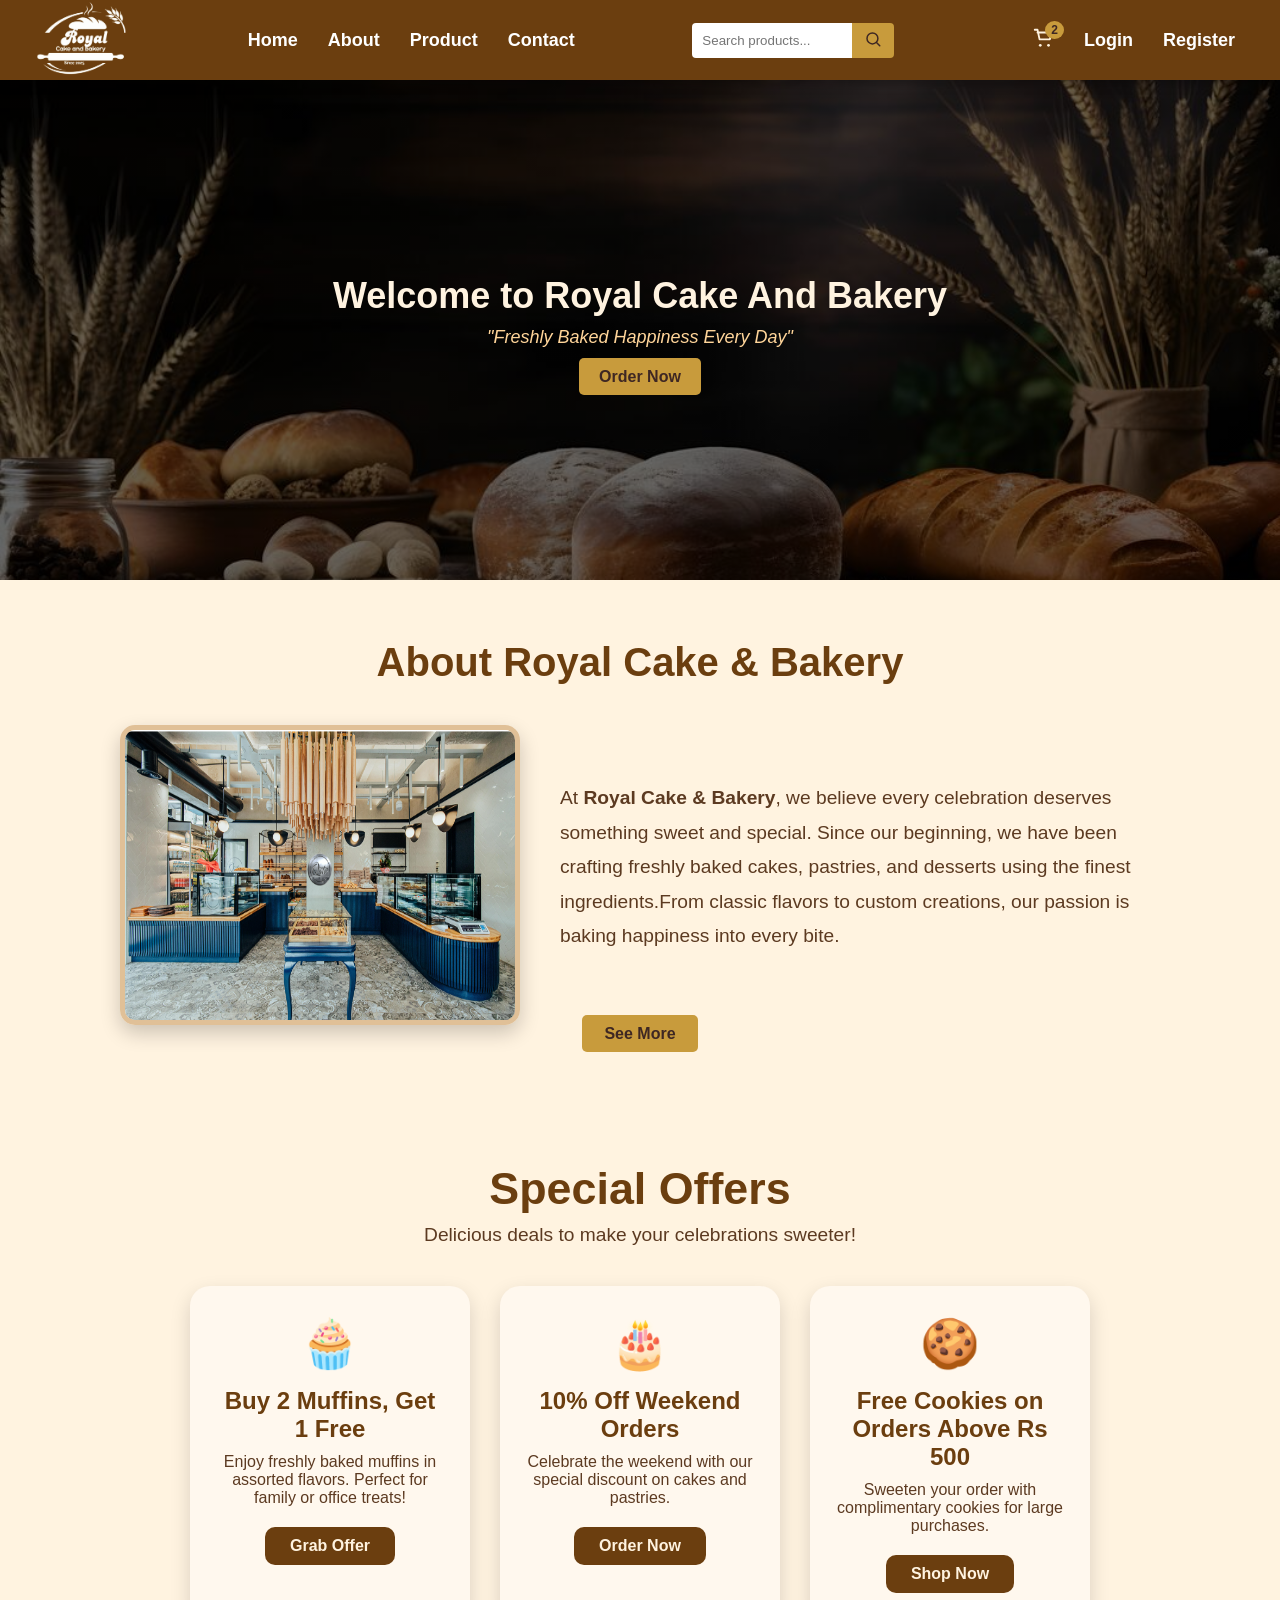
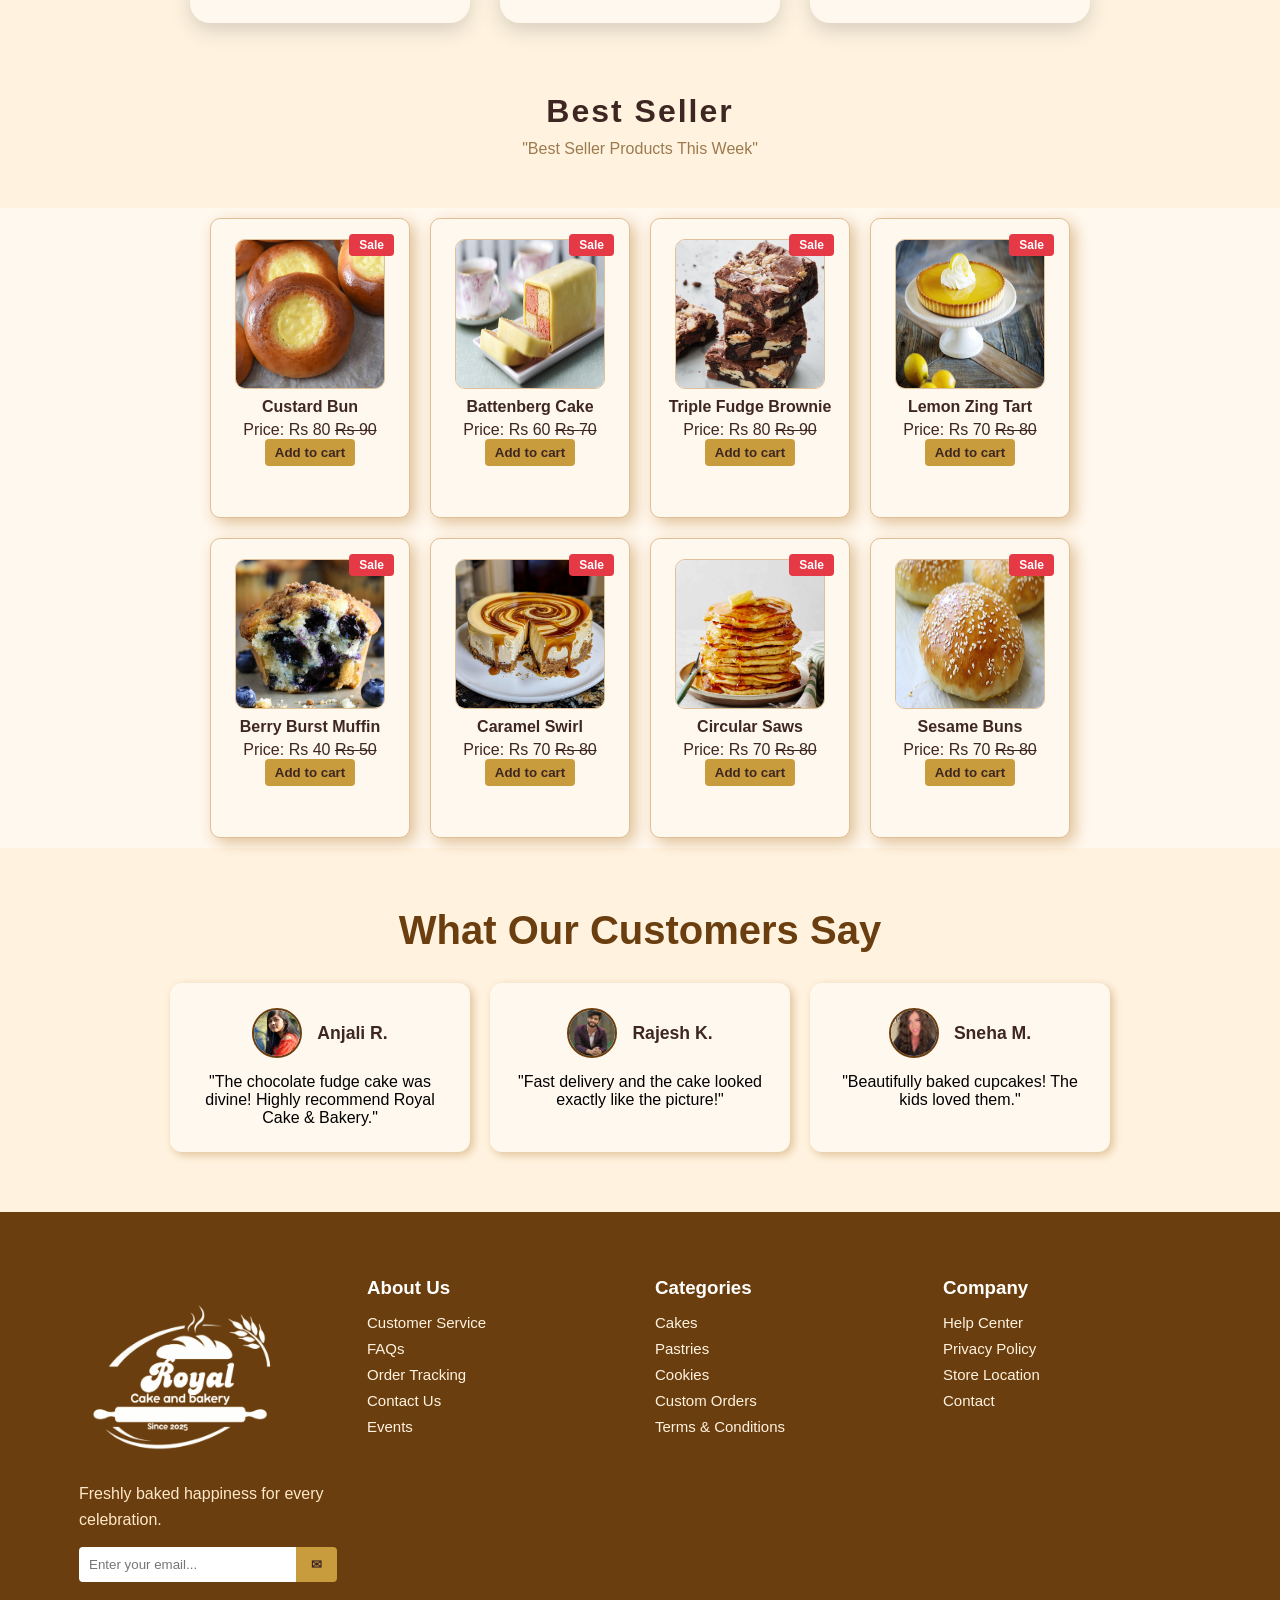
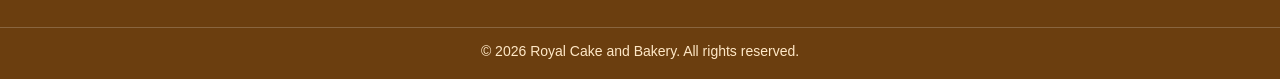
<file: index.html>
<!DOCTYPE html>
<html>
    <head>
        <title>Royal Bakes</title>
        <link rel="shortcut icon" href="./images/fabicon.png" type="image/x-icon">
        <link rel="stylesheet" href="style.css">
    </head>
    <body>
        <div id="nav_bar">
            <div id="logo">
                <img src="./images/logo.png">
            </div>
            <div id="nav">
                <a href="index.html">Home</a>
                <a href="about.html">About</a>
                <a href="product.html">Product</a>
                <a href="contact.html">Contact</a>
            </div>
            <div class="nav-search">
        <input type="text" placeholder="Search products...">
        <button>
              <svg xmlns="http://www.w3.org/2000/svg" width="18" height="18" fill="none" viewBox="0 0 24 24">
        <path d="M21 21l-4.35-4.35m1.85-5.4a7.25 7.25 0 11-14.5 0 7.25 7.25 0 0114.5 0z"
              stroke="#3E2723"
              stroke-width="2"
              stroke-linecap="round"
              stroke-linejoin="round"/>
    </svg>
        </button>
    </div>
            <div id="login_register">
                 <a href="cart.html" class="cart-icon">
                     <svg xmlns="http://www.w3.org/2000/svg" width="22" height="22" fill="none" viewBox="0 0 24 24">
        <path d="M6 6h15l-1.5 7.5H8.25L6 3H3"
              stroke="#FFF3E0"
              stroke-width="2"
              stroke-linecap="round"
              stroke-linejoin="round"/>
        <circle cx="9" cy="20" r="1.5" fill="#FFF3E0"/>
        <circle cx="18" cy="20" r="1.5" fill="#FFF3E0"/>
    </svg>
            <span class="cart-count">2</span>
        </a>
                <a href="login.html">Login</a>
                <a href="register.html">Register</a>
            </div>
        </div>
         <div class="hero-section">
            <div class="hero-content">
                <h1> Welcome to Royal Cake And Bakery</h1>
                <p><em>"Freshly Baked Happiness Every Day"</em></p>
                <a href="product.html" class="hero-btn">Order Now</a>
            </div>
        </div>

<!-- ===== ABOUT US SECTION ===== -->
<section class="aboutus">
    <h2>About Royal Cake & Bakery</h2>

    <div class="about-content">
        <img src="./images/bakery.png" alt="About Royal Bakery">

        <p>
            At <strong>Royal Cake & Bakery</strong>, we believe every celebration deserves
            something sweet and special. Since our beginning, we have been crafting
            freshly baked cakes, pastries, and desserts using the finest ingredients.From classic flavors to custom creations, our passion is baking happiness
            into every bite.
        </p>
    </div>
    <a href="about.html" class="about-btn">See More</a>
</section>

<!-- ===== SPECIAL OFFERS ===== -->
<section class="offers-section">
    <div class="offers-header">
        <h2>Special Offers</h2>
        <p>Delicious deals to make your celebrations sweeter!</p>
    </div>

    <div class="offers-container">

        <div class="offer-card">
            <div class="offer-icon">🧁</div>
            <h3>Buy 2 Muffins, Get 1 Free</h3>
            <p>Enjoy freshly baked muffins in assorted flavors. Perfect for family or office treats!</p>
            <a href="product.html" class="offer-btn">Grab Offer</a>
        </div>

        <div class="offer-card">
            <div class="offer-icon">🎂</div>
            <h3>10% Off Weekend Orders</h3>
            <p>Celebrate the weekend with our special discount on cakes and pastries.</p>
            <a href="product.html" class="offer-btn">Order Now</a>
        </div>

        <div class="offer-card">
            <div class="offer-icon">🍪</div>
            <h3>Free Cookies on Orders Above Rs 500</h3>
            <p>Sweeten your order with complimentary cookies for large purchases.</p>
            <a href="product.html" class="offer-btn">Shop Now</a>
        </div>

    </div>
</section>



<!-- ===== BEST SELLER SECTION ===== -->
<section class="best-seller-section">
    <h1 class="content_title">Best Seller</h1>
    <p id="product_p">"Best Seller Products This Week"</p>
</section>

<div class="container">
    <div class="product_container">

        <div class="product">
            <span class="sale-badge">Sale</span>
            <img src="./images/custardbun.jpg" alt="Custard Bun">
            <p class="product_description"><b>Custard Bun</b></p>
            <p class="product_price">Price: Rs 80 <del>Rs 90</del></p>
            <button class="add_to_cart">Add to cart</button>
        </div>

        <div class="product">
            <span class="sale-badge">Sale</span>
            <img src="./images/battenburg_cake.jpg" alt="battenburg_cake">
            <p class="product_description"><b>Battenberg Cake</b></p>
            <p class="product_price">Price: Rs 60 <del>Rs 70</del></p>
            <button class="add_to_cart">Add to cart</button>
        </div>

        <div class="product">
            <span class="sale-badge">Sale</span>
            <img src="./images/triple_fused_brownie.jpg" alt="Triple Fudge Brownie">
            <p class="product_description"><b>Triple Fudge Brownie</b></p>
            <p class="product_price">Price: Rs 80 <del>Rs 90</del></p>
            <button class="add_to_cart">Add to cart</button>
        </div>

        <div class="product">
            <span class="sale-badge">Sale</span>
            <img src="./images/lemontart.jpg" alt="Lemon Zing Tart">
            <p class="product_description"><b>Lemon Zing Tart</b></p>
            <p class="product_price">Price: Rs 70 <del>Rs 80</del></p>
            <button class="add_to_cart">Add to cart</button>
        </div>

        <div class="product">
            <span class="sale-badge">Sale</span>
            <img src="./images/berryburstmuffin.jpg" alt="Berry Burst Muffin">
            <p class="product_description"><b>Berry Burst Muffin</b></p>
            <p class="product_price">Price: Rs 40 <del>Rs 50</del></p>
            <button class="add_to_cart">Add to cart</button>
        </div>

        <div class="product">
            <span class="sale-badge">Sale</span>
            <img src="./images/caramelswirl.png" alt="Caramel Swirl">
            <p class="product_description"><b>Caramel Swirl</b></p>
            <p class="product_price">Price: Rs 70 <del>Rs 80</del></p>
            <button class="add_to_cart">Add to cart</button>
        </div>

        <div class="product">
            <span class="sale-badge">Sale</span>
            <img src="./images/circular-saws.jpg" alt="Circular Saws">
            <p class="product_description"><b>Circular Saws</b></p>
            <p class="product_price">Price: Rs 70 <del>Rs 80</del></p>
            <button class="add_to_cart">Add to cart</button>
        </div>

        <div class="product">
            <span class="sale-badge">Sale</span>
            <img src="./images/sesame-buns.jpg" alt="Sesame Buns">
            <p class="product_description"><b>Sesame Buns</b></p>
            <p class="product_price">Price: Rs 70 <del>Rs 80</del></p>
            <button class="add_to_cart">Add to cart</button>
        </div>

    </div>
</div>

<!-- ===== TESTIMONIALS ===== -->
<section class="testimonials">
    <h2>What Our Customers Say</h2>
    <div class="testimonial-container">

        <div class="testimonial-card">
            <div class="customer-info">
                <img src="./images/Anjali_R.jpg" alt="AnjaliR.">
                <h4>Anjali R.</h4>
            </div>
            <p>"The chocolate fudge cake was divine! Highly recommend Royal Cake & Bakery."</p>
        </div>

        <div class="testimonial-card">
            <div class="customer-info">
                <img src="./images/Rajesh.jpg" alt="Rajesh K.">
                <h4>Rajesh K.</h4>
            </div>
            <p>"Fast delivery and the cake looked exactly like the picture!"</p>
        </div>

        <div class="testimonial-card">
            <div class="customer-info">
                <img src="./images/Sneha.jpg" alt="Sneha M.">
                <h4>Sneha M.</h4>
            </div>
            <p>"Beautifully baked cupcakes! The kids loved them."</p>
        </div>

    </div>
</section>



    <footer class="footer">
    <div class="footer-container">

        <!-- Brand -->
        <div class="footer-box">
            <img src="./images/logo.png" alt="logo">
            <p>Freshly baked happiness for every celebration.</p>

            <form class="newsletter">
                <input type="email" placeholder="Enter your email..." required>
                <button type="submit">✉</button>
            </form>
        </div>

        <!-- About Us -->
        <div class="footer-box">
            <h3>About Us</h3>
            <ul>
                <li><a href="#">Customer Service</a></li>
                <li><a href="#">FAQs</a></li>
                <li><a href="#">Order Tracking</a></li>
                <li><a href="#">Contact Us</a></li>
                <li><a href="#">Events</a></li>
            </ul>
        </div>

        <!-- Categories -->
        <div class="footer-box">
            <h3>Categories</h3>
            <ul>
                <li><a href="#">Cakes</a></li>
                <li><a href="#">Pastries</a></li>
                <li><a href="#">Cookies</a></li>
                <li><a href="#">Custom Orders</a></li>
                <li><a href="#">Terms & Conditions</a></li>
            </ul>
        </div>

        <!-- Company -->
        <div class="footer-box">
            <h3>Company</h3>
            <ul>
                <li><a href="#">Help Center</a></li>
                <li><a href="#">Privacy Policy</a></li>
                <li><a href="#">Store Location</a></li>
                <li><a href="#">Contact</a></li>
            </ul>
        </div>

    </div>

    <div class="footer-bottom">
        <p>&copy; 2026 Royal Cake and Bakery. All rights reserved.</p>
    </div>
</footer>

    </body>
</html>
</file>
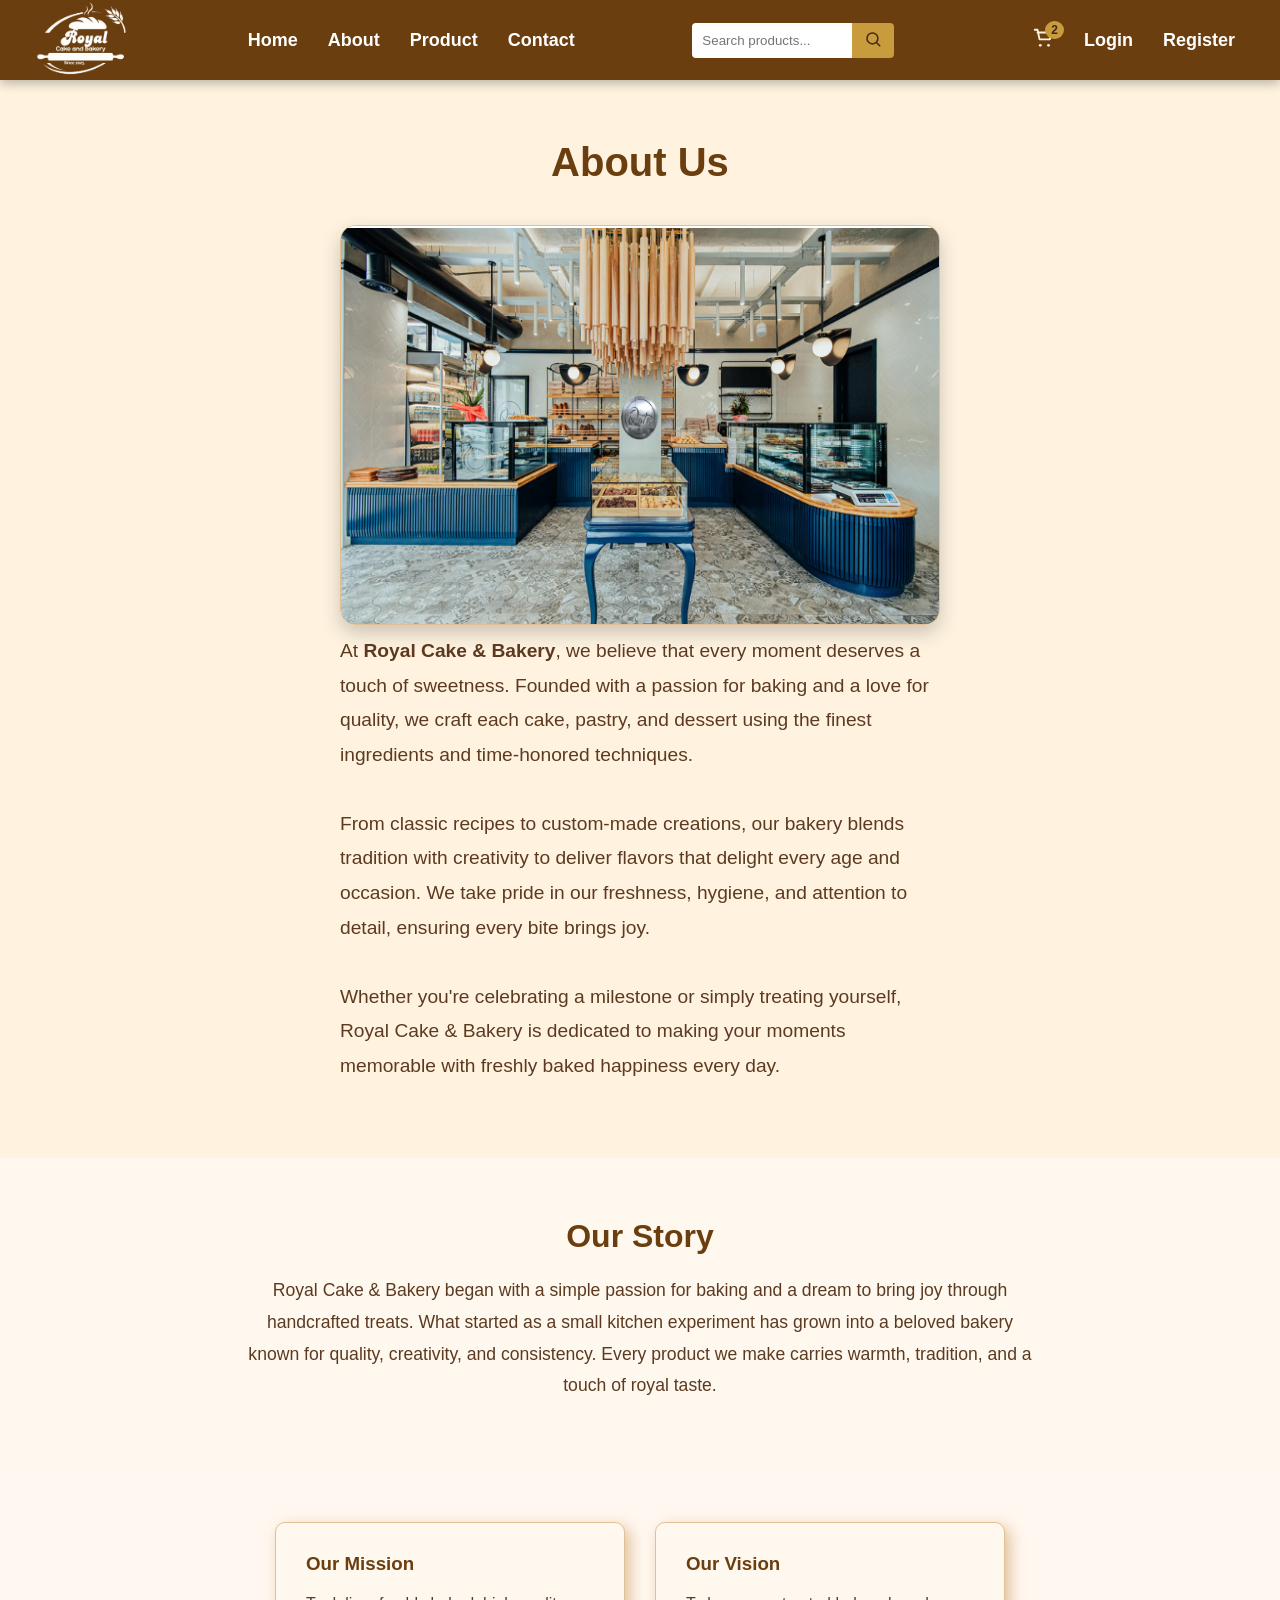
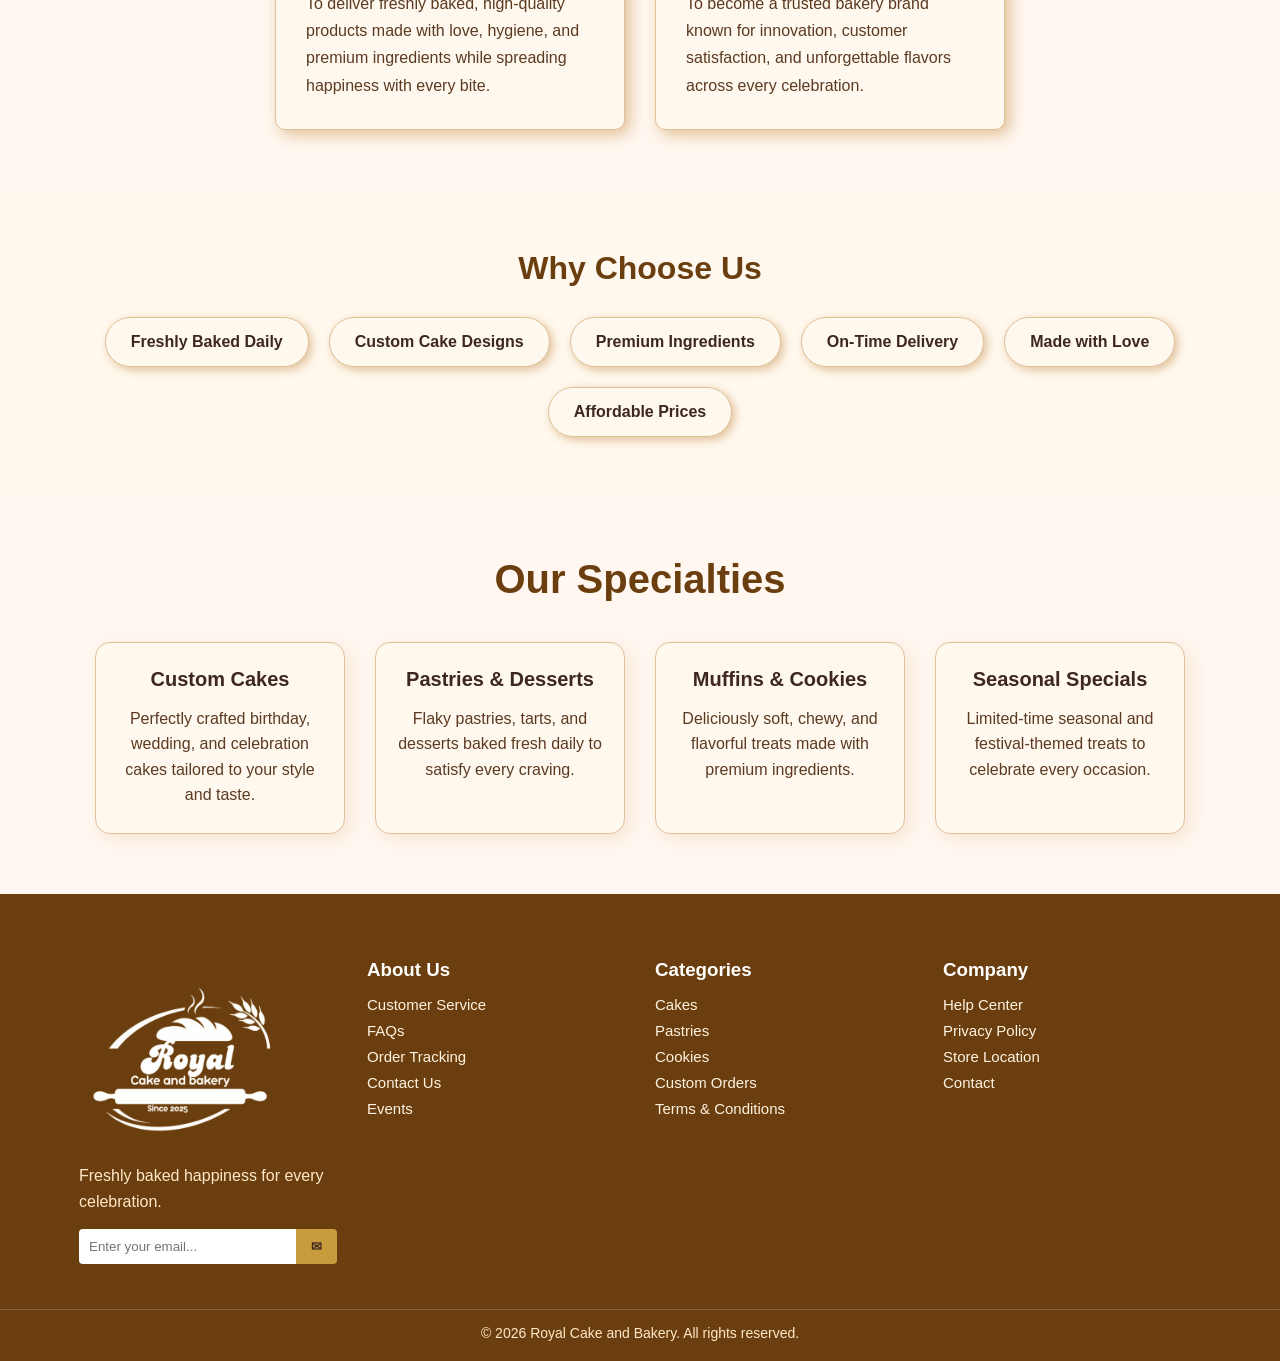
<file: about.html>
<!DOCTYPE html>
<html lang="en">
<head>
    <meta charset="UTF-8">
    <title>About Us | Royal Cake & Bakery</title>
    <link rel="shortcut icon" href="./images/fabicon.png" type="image/x-icon">
    <link rel="stylesheet" href="style.css">
</head>

<body>

<!-- ===== NAVBAR ===== -->
<div id="nav_bar">
    <div id="logo">
        <img src="./images/logo.png" alt="Royal Bakery Logo">
    </div>

    <div id="nav">
        <a href="index.html">Home</a>
        <a href="about.html">About</a>
        <a href="product.html">Product</a>
        <a href="contact.html">Contact</a>
    </div>

    <div class="nav-search">
        <input type="text" placeholder="Search products...">
        <button>
            <svg xmlns="http://www.w3.org/2000/svg" width="18" height="18" fill="none" viewBox="0 0 24 24">
                <path d="M21 21l-4.35-4.35m1.85-5.4a7.25 7.25 0 11-14.5 0 7.25 7.25 0 0114.5 0z"
                      stroke="#3E2723"
                      stroke-width="2"
                      stroke-linecap="round"
                      stroke-linejoin="round"/>
            </svg>
        </button>
    </div>

    <div id="login_register">
        <a href="cart.html" class="cart-icon">
            <svg xmlns="http://www.w3.org/2000/svg" width="22" height="22" fill="none" viewBox="0 0 24 24">
                <path d="M6 6h15l-1.5 7.5H8.25L6 3H3"
                      stroke="#FFF3E0"
                      stroke-width="2"
                      stroke-linecap="round"
                      stroke-linejoin="round"/>
                <circle cx="9" cy="20" r="1.5" fill="#FFF3E0"/>
                <circle cx="18" cy="20" r="1.5" fill="#FFF3E0"/>
            </svg>
            <span class="cart-count">2</span>
        </a>
        <a href="login.html">Login</a>
        <a href="register.html">Register</a>
    </div>
</div>

<!-- ===== ABOUT US SECTION ===== -->
<section class="about-us">
    <h2>About Us</h2>
<img src="./images/bakery.png" alt="Our Bakery">
    <div class="about-content">

       <p>
    At <strong>Royal Cake & Bakery</strong>, we believe that every moment deserves a
    touch of sweetness. Founded with a passion for baking and a love for quality,
    we craft each cake, pastry, and dessert using the finest ingredients and
    time-honored techniques.
    <br><br>
    From classic recipes to custom-made creations, our bakery blends tradition
    with creativity to deliver flavors that delight every age and occasion.
    We take pride in our freshness, hygiene, and attention to detail, ensuring
    every bite brings joy.
    <br><br>
    Whether you're celebrating a milestone or simply treating yourself,
    Royal Cake & Bakery is dedicated to making your moments memorable with
    freshly baked happiness every day.
</p>

    </div>
</section>
<!-- ===== OUR STORY ===== -->
<section class="about-extra">
    <h2>Our Story</h2>
    <p>
        Royal Cake & Bakery began with a simple passion for baking and a dream to bring
        joy through handcrafted treats. What started as a small kitchen experiment has
        grown into a beloved bakery known for quality, creativity, and consistency.
        Every product we make carries warmth, tradition, and a touch of royal taste.
    </p>
</section>

<!-- ===== MISSION & VISION ===== -->
<section class="mission-vision">
    <div class="mv-box">
        <h3>Our Mission</h3>
        <p>
            To deliver freshly baked, high-quality products made with love, hygiene,
            and premium ingredients while spreading happiness with every bite.
        </p>
    </div>

    <div class="mv-box">
        <h3>Our Vision</h3>
        <p>
            To become a trusted bakery brand known for innovation, customer satisfaction,
            and unforgettable flavors across every celebration.
        </p>
    </div>
</section>

<!-- ===== WHY CHOOSE US ===== -->
<section class="why-us">
    <h2>Why Choose Us</h2>

    <div class="why-container">
        <div class="why-card"> Freshly Baked Daily</div>
        <div class="why-card"> Custom Cake Designs</div>
        <div class="why-card"> Premium Ingredients</div>
        <div class="why-card"> On-Time Delivery</div>
        <div class="why-card"> Made with Love</div>
        <div class="why-card"> Affordable Prices</div>
    </div>
</section>

<!-- ===== OUR SPECIALTIES ===== -->
<section class="specialties">
    <h2>Our Specialties</h2>

    <div class="specialties-container">
        <div class="specialty-card">
            <h4>Custom Cakes</h4>
            <p>Perfectly crafted birthday, wedding, and celebration cakes tailored to your style and taste.</p>
        </div>

        <div class="specialty-card">
            <h4>Pastries & Desserts</h4>
            <p>Flaky pastries, tarts, and desserts baked fresh daily to satisfy every craving.</p>
        </div>

        <div class="specialty-card">
            <h4>Muffins & Cookies</h4>
            <p>Deliciously soft, chewy, and flavorful treats made with premium ingredients.</p>
        </div>

        <div class="specialty-card">
            <h4>Seasonal Specials</h4>
            <p>Limited-time seasonal and festival-themed treats to celebrate every occasion.</p>
        </div>
    </div>
</section>



<!-- ===== FOOTER ===== -->
<footer class="footer">
    <div class="footer-container">

        <div class="footer-box">
            <img src="./images/logo.png" alt="logo">
            <p>Freshly baked happiness for every celebration.</p>

            <form class="newsletter">
                <input type="email" placeholder="Enter your email..." required>
                <button type="submit">✉</button>
            </form>
        </div>

        <div class="footer-box">
            <h3>About Us</h3>
            <ul>
                <li><a href="#">Customer Service</a></li>
                <li><a href="#">FAQs</a></li>
                <li><a href="#">Order Tracking</a></li>
                <li><a href="#">Contact Us</a></li>
                <li><a href="#">Events</a></li>
            </ul>
        </div>

        <div class="footer-box">
            <h3>Categories</h3>
            <ul>
                <li><a href="#">Cakes</a></li>
                <li><a href="#">Pastries</a></li>
                <li><a href="#">Cookies</a></li>
                <li><a href="#">Custom Orders</a></li>
                <li><a href="#">Terms & Conditions</a></li>
            </ul>
        </div>

        <div class="footer-box">
            <h3>Company</h3>
            <ul>
                <li><a href="#">Help Center</a></li>
                <li><a href="#">Privacy Policy</a></li>
                <li><a href="#">Store Location</a></li>
                <li><a href="#">Contact</a></li>
            </ul>
        </div>

    </div>

    <div class="footer-bottom">
        <p>© 2026 Royal Cake and Bakery. All rights reserved.</p>
    </div>
</footer>

</body>
</html>
</file>
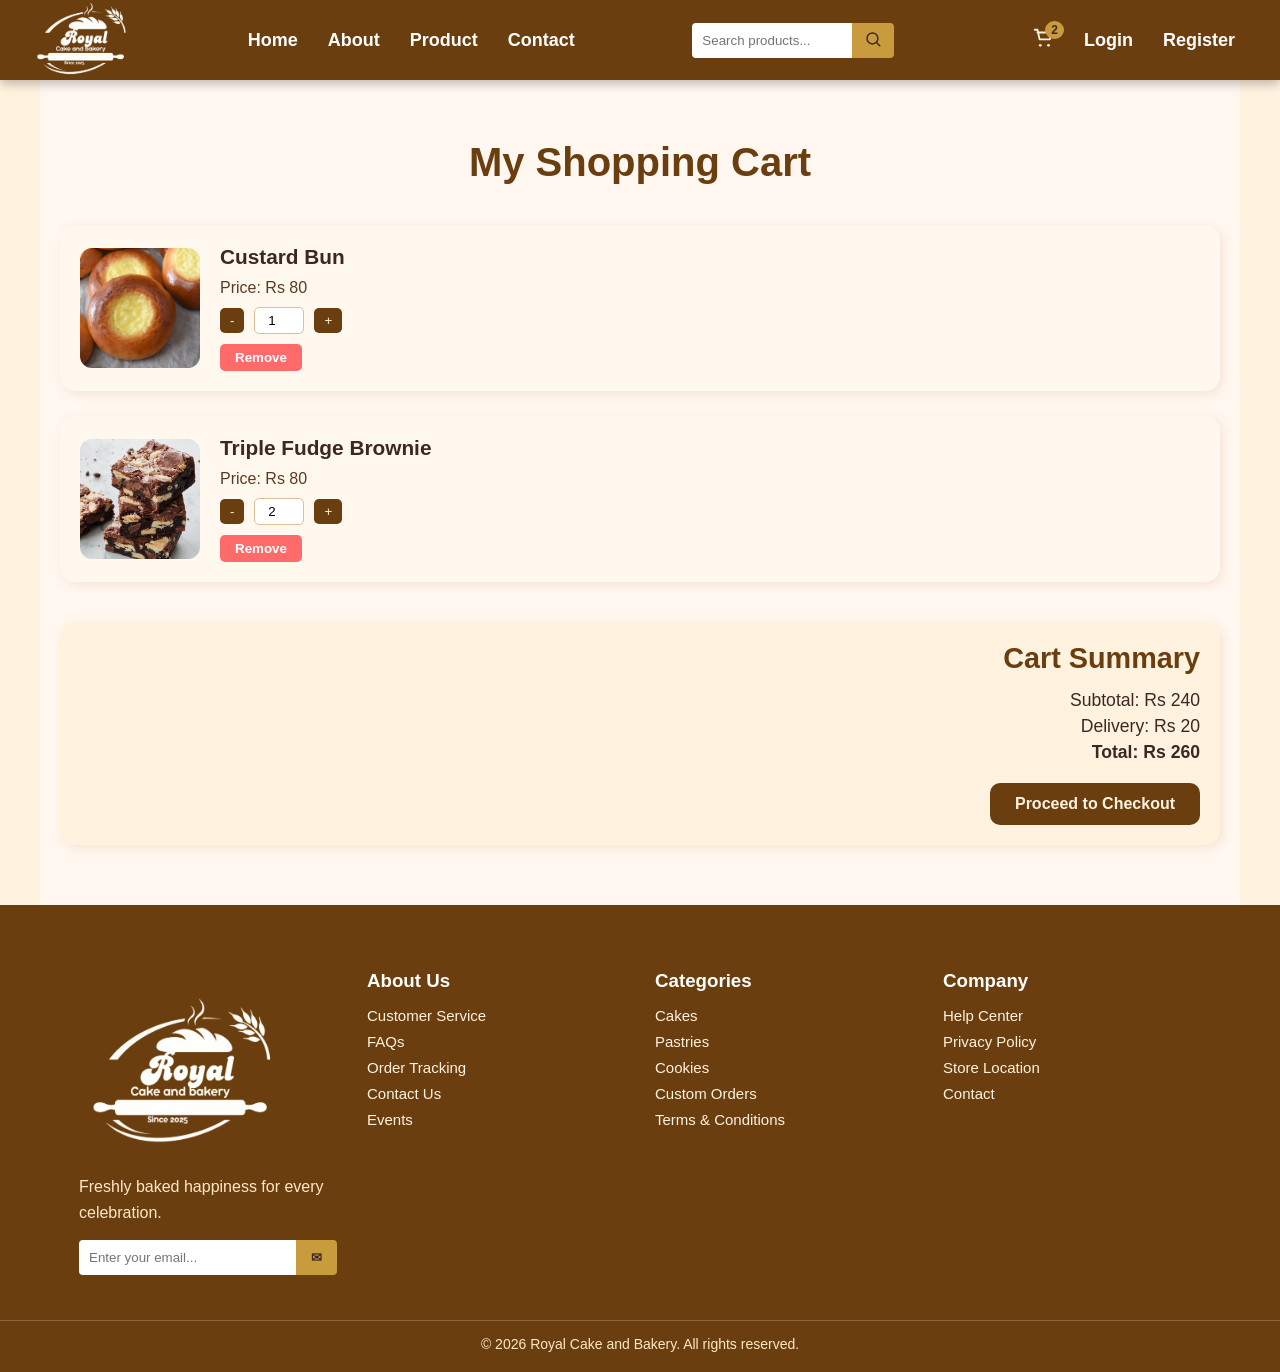
<file: cart.html>
<!DOCTYPE html>
<html lang="en">
<head>
    <meta charset="UTF-8">
    <title>Add to Cart</title>
    <link rel="shortcut icon" href="./images/fabicon.png" type="image/x-icon">
    <link rel="stylesheet" href="style.css">
</head>
<body>

<!-- ===== NAVBAR (same as homepage) ===== -->
<div id="nav_bar">

    <div id="logo">
        <img src="./images/logo.png" alt="Royal Bakes">
    </div>

    <div id="nav">
        <a href="index.html">Home</a>
        <a href="about.html">About</a>
        <a href="product.html">Product</a>
        <a href="contact.html">Contact</a>
    </div>

    <div class="nav-search">
        <input type="text" placeholder="Search products...">
        <button class="search-btn">
            <svg xmlns="http://www.w3.org/2000/svg" width="18" height="18" fill="none" viewBox="0 0 24 24">
                <path d="M21 21l-4.35-4.35m1.85-5.4a7.25 7.25 0 11-14.5 0 7.25 7.25 0 0114.5 0z"
                      stroke="#3E2723"
                      stroke-width="2"
                      stroke-linecap="round"
                      stroke-linejoin="round"/>
            </svg>
        </button>
    </div>

    <div id="login_register">
        <a href="cart.html" class="cart-icon">
            <svg xmlns="http://www.w3.org/2000/svg" width="22" height="22" fill="none" viewBox="0 0 24 24">
                <path d="M6 6h15l-1.5 7.5H8.25L6 3H3"
                      stroke="#FFF3E0"
                      stroke-width="2"
                      stroke-linecap="round"
                      stroke-linejoin="round"/>
                <circle cx="9" cy="20" r="1.5" fill="#FFF3E0"/>
                <circle cx="18" cy="20" r="1.5" fill="#FFF3E0"/>
            </svg>
            <span class="cart-count">2</span>
        </a>

        <a href="login.html">Login</a>
        <a href="register.html">Register</a>
    </div>
</div>

<section class="cart-section">
    <h2>My Shopping Cart</h2>

    <div class="cart-container">

        <!-- Cart Item Example -->
        <div class="cart-item">
            <img src="./images/custardbun.jpg" alt="Custard Bun">
            <div class="cart-item-details">
                <h3>Custard Bun</h3>
                <p>Price: Rs 80</p>
                <div class="quantity-control">
                    <button class="qty-btn">-</button>
                    <input type="number" value="1" min="1">
                    <button class="qty-btn">+</button>
                </div>
                <button class="remove-btn">Remove</button>
            </div>
        </div>

        <div class="cart-item">
            <img src="./images/triple_fused_brownie.jpg" alt="Triple Fudge Brownie">
            <div class="cart-item-details">
                <h3>Triple Fudge Brownie</h3>
                <p>Price: Rs 80</p>
                <div class="quantity-control">
                    <button class="qty-btn">-</button>
                    <input type="number" value="2" min="1">
                    <button class="qty-btn">+</button>
                </div>
                <button class="remove-btn">Remove</button>
            </div>
        </div>

    </div>

    <!-- Cart Summary -->
    <div class="cart-summary">
        <h3>Cart Summary</h3>
        <p>Subtotal: Rs <span id="subtotal">240</span></p>
        <p>Delivery: Rs <span id="delivery">20</span></p>
        <p><strong>Total: Rs <span id="total">260</span></strong></p>
        <a href="checkout.html" class="checkout-btn">Proceed to Checkout</a>
    </div>
</section>



<!-- ===== FOOTER ===== -->
    <footer class="footer">
    <div class="footer-container">

        <!-- Brand -->
        <div class="footer-box">
            <img src="./images/logo.png" alt="logo">
            <p>Freshly baked happiness for every celebration.</p>

            <form class="newsletter">
                <input type="email" placeholder="Enter your email..." required>
                <button type="submit">✉</button>
            </form>
        </div>

        <!-- About Us -->
        <div class="footer-box">
            <h3>About Us</h3>
            <ul>
                <li><a href="#">Customer Service</a></li>
                <li><a href="#">FAQs</a></li>
                <li><a href="#">Order Tracking</a></li>
                <li><a href="#">Contact Us</a></li>
                <li><a href="#">Events</a></li>
            </ul>
        </div>

        <!-- Categories -->
        <div class="footer-box">
            <h3>Categories</h3>
            <ul>
                <li><a href="#">Cakes</a></li>
                <li><a href="#">Pastries</a></li>
                <li><a href="#">Cookies</a></li>
                <li><a href="#">Custom Orders</a></li>
                <li><a href="#">Terms & Conditions</a></li>
            </ul>
        </div>

        <!-- Company -->
        <div class="footer-box">
            <h3>Company</h3>
            <ul>
                <li><a href="#">Help Center</a></li>
                <li><a href="#">Privacy Policy</a></li>
                <li><a href="#">Store Location</a></li>
                <li><a href="#">Contact</a></li>
            </ul>
        </div>

    </div>

    <div class="footer-bottom">
        <p>© 2026 Royal Cake and Bakery. All rights reserved.</p>
    </div>
</footer>

</body>
</html>
</file>
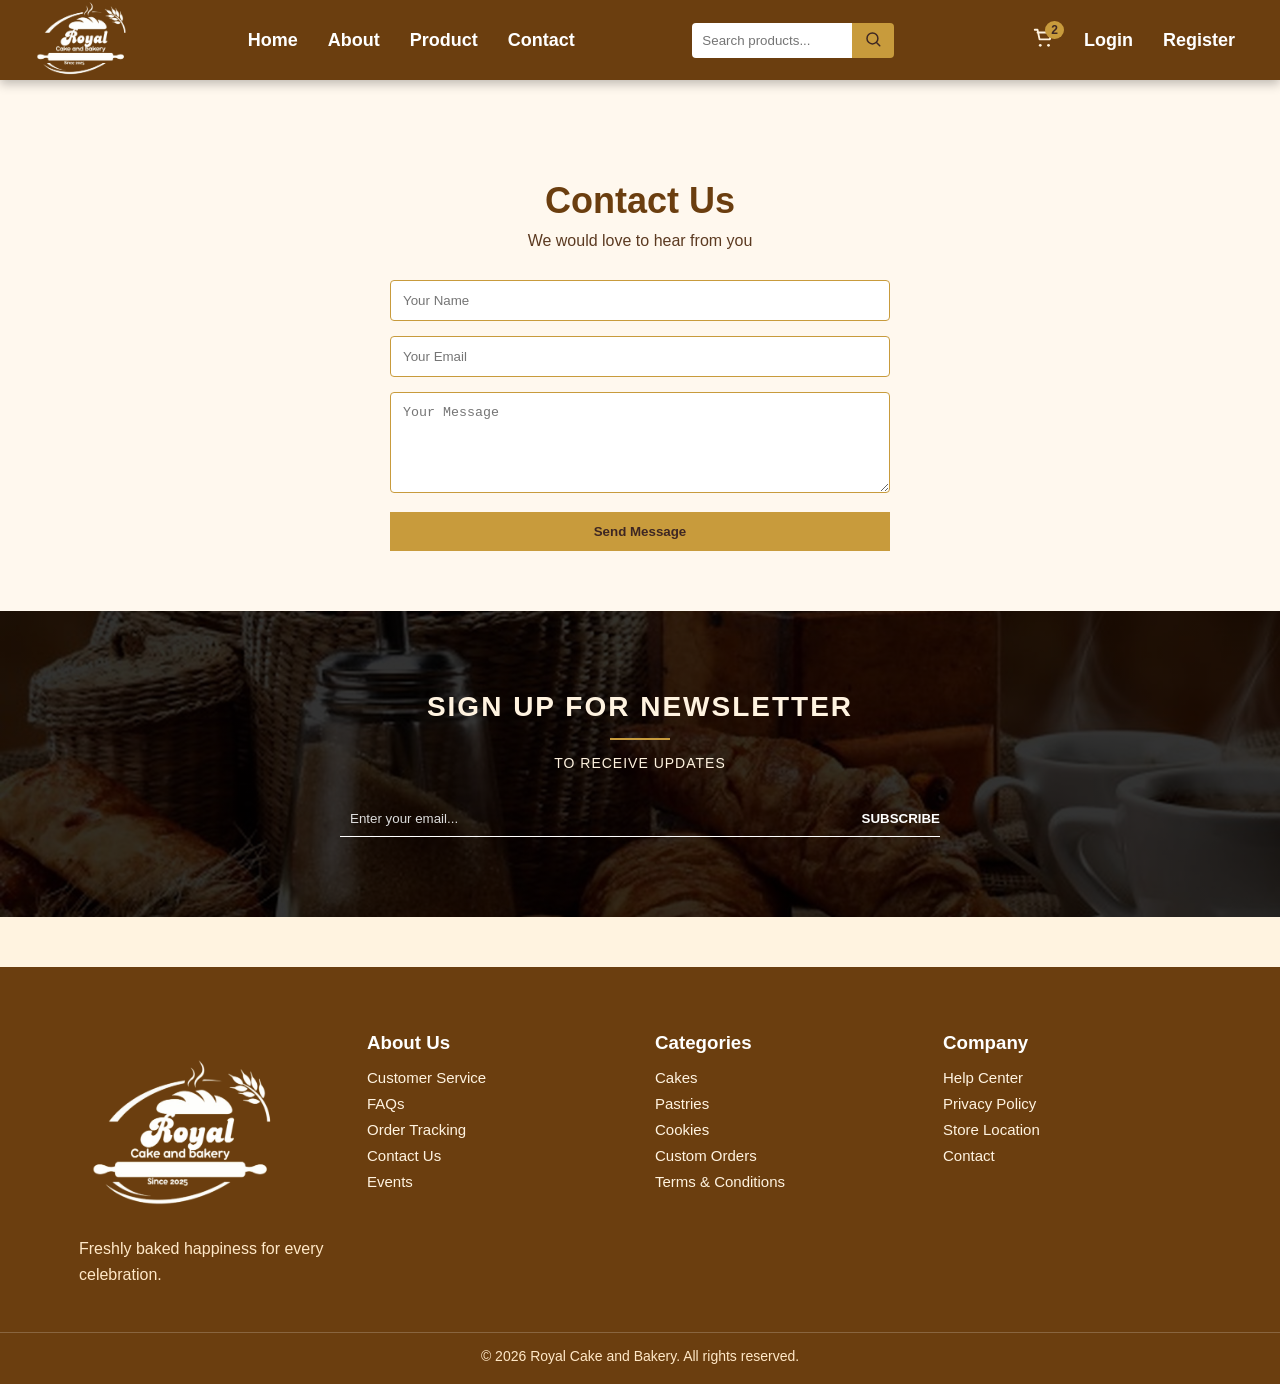
<file: contact.html>
<!DOCTYPE html>
<html lang="en">
<head>
    <meta charset="UTF-8">
    <title>Contact Us</title>
    <link rel="shortcut icon" href="./images/fabicon.png" type="image/x-icon">
    <link rel="stylesheet" href="style.css">
</head>
<body>

<!-- ===== NAVBAR (same as homepage) ===== -->
<div id="nav_bar">

    <div id="logo">
        <img src="./images/logo.png" alt="Royal Bakes">
    </div>

    <div id="nav">
        <a href="index.html">Home</a>
        <a href="about.html">About</a>
        <a href="product.html">Product</a>
        <a href="contact.html">Contact</a>
    </div>

    <div class="nav-search">
        <input type="text" placeholder="Search products...">
        <button class="search-btn">
            <svg xmlns="http://www.w3.org/2000/svg" width="18" height="18" fill="none" viewBox="0 0 24 24">
                <path d="M21 21l-4.35-4.35m1.85-5.4a7.25 7.25 0 11-14.5 0 7.25 7.25 0 0114.5 0z"
                      stroke="#3E2723"
                      stroke-width="2"
                      stroke-linecap="round"
                      stroke-linejoin="round"/>
            </svg>
        </button>
    </div>

    <div id="login_register">
        <a href="cart.html" class="cart-icon">
            <svg xmlns="http://www.w3.org/2000/svg" width="22" height="22" fill="none" viewBox="0 0 24 24">
                <path d="M6 6h15l-1.5 7.5H8.25L6 3H3"
                      stroke="#FFF3E0"
                      stroke-width="2"
                      stroke-linecap="round"
                      stroke-linejoin="round"/>
                <circle cx="9" cy="20" r="1.5" fill="#FFF3E0"/>
                <circle cx="18" cy="20" r="1.5" fill="#FFF3E0"/>
            </svg>
            <span class="cart-count">2</span>
        </a>

        <a href="login.html">Login</a>
        <a href="register.html">Register</a>
    </div>
</div>

<!-- ===== CONTACT SECTION ===== -->
<section class="contact-section">
    <h1>Contact Us</h1>
    <p>We would love to hear from you</p>

    <form class="contact-form">
        <input type="text" placeholder="Your Name" required>
        <input type="email" placeholder="Your Email" required>
        <textarea placeholder="Your Message" rows="5" required></textarea>
        <button type="submit">Send Message</button>
    </form>
</section>

<!-- ===== NEWSLETTER SECTION (IMAGE STYLE) ===== -->
<section class="newsletter-banner">
    <div class="newsletter-overlay">
        <h2>SIGN UP FOR NEWSLETTER</h2>
        <span class="line"></span>
        <p>TO RECEIVE UPDATES</p>

        <form class="newsletter-form">
            <input type="email" placeholder="Enter your email..." required>
            <button type="submit">SUBSCRIBE</button>
        </form>
    </div>
</section>

<!-- ===== FOOTER ===== -->
    <footer class="footer">
    <div class="footer-container">

        <!-- Brand -->
        <div class="footer-box">
            <img src="./images/logo.png" alt="logo">
            <p>Freshly baked happiness for every celebration.</p>
        </div>

        <!-- About Us -->
        <div class="footer-box">
            <h3>About Us</h3>
            <ul>
                <li><a href="#">Customer Service</a></li>
                <li><a href="#">FAQs</a></li>
                <li><a href="#">Order Tracking</a></li>
                <li><a href="#">Contact Us</a></li>
                <li><a href="#">Events</a></li>
            </ul>
        </div>

        <!-- Categories -->
        <div class="footer-box">
            <h3>Categories</h3>
            <ul>
                <li><a href="#">Cakes</a></li>
                <li><a href="#">Pastries</a></li>
                <li><a href="#">Cookies</a></li>
                <li><a href="#">Custom Orders</a></li>
                <li><a href="#">Terms & Conditions</a></li>
            </ul>
        </div>

        <!-- Company -->
        <div class="footer-box">
            <h3>Company</h3>
            <ul>
                <li><a href="#">Help Center</a></li>
                <li><a href="#">Privacy Policy</a></li>
                <li><a href="#">Store Location</a></li>
                <li><a href="#">Contact</a></li>
            </ul>
        </div>

    </div>

    <div class="footer-bottom">
        <p>© 2026 Royal Cake and Bakery. All rights reserved.</p>
    </div>
</footer>

</body>
</html>
</file>
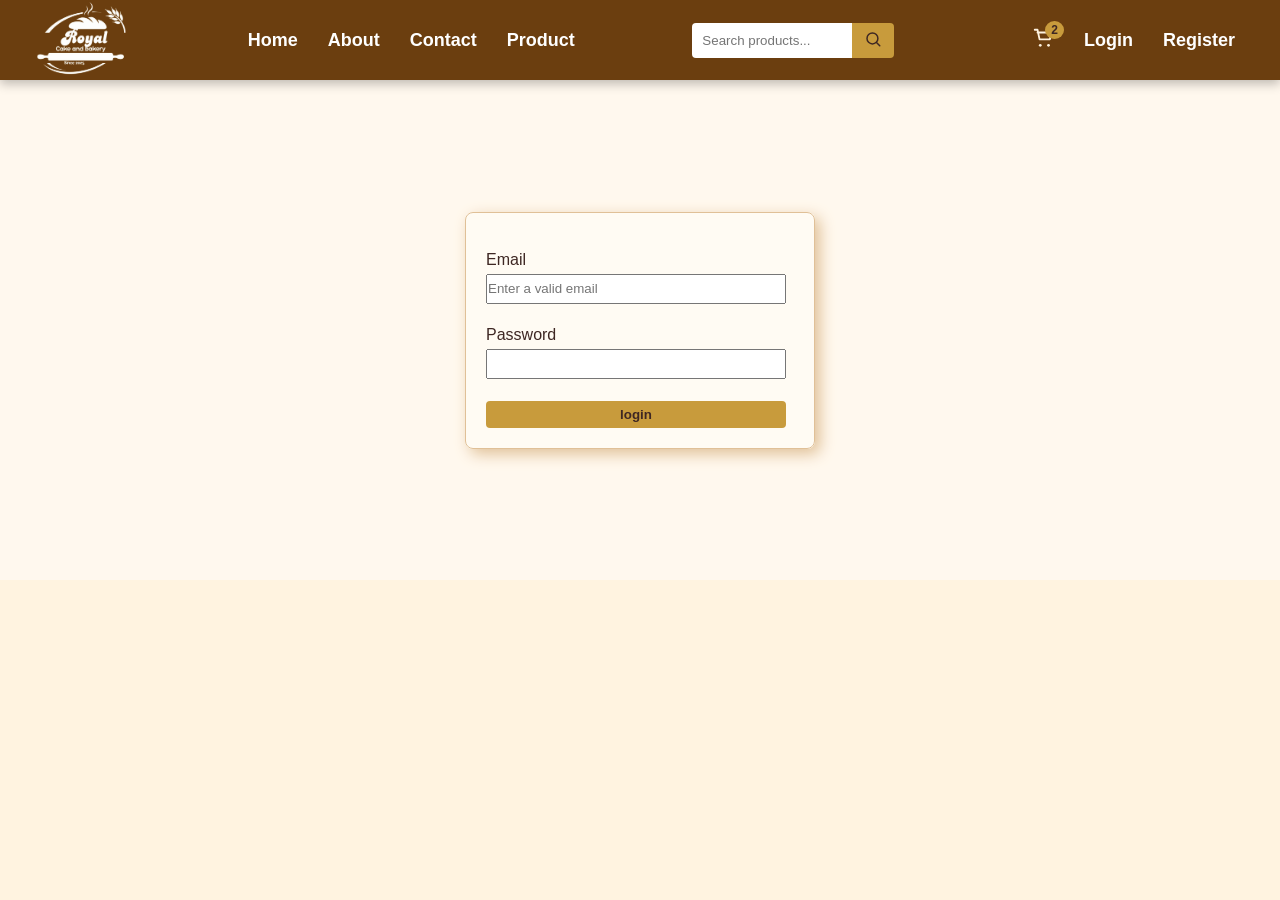
<file: login.html>
<!DOCTYPE html>
<html>
    <head>
        <title>Login Page</title>
        <link rel="shortcut icon" href="./images/fabicon.png" type="image/x-icon">
        <link rel="stylesheet" href="style.css">
    </head>
    <body>
        <div id="nav_bar">
            <div id="logo">
                <img src="./images/logo.png">
            </div>
            <div id="nav">
                <a href="index.html">Home</a>
                <a href="about.html">About</a>
                <a href="contact.html">Contact</a>
                 <a href="product.html">Product</a>
            </div>
             <div class="nav-search">
        <input type="text" placeholder="Search products...">
        <button>
              <svg xmlns="http://www.w3.org/2000/svg" width="18" height="18" fill="none" viewBox="0 0 24 24">
        <path d="M21 21l-4.35-4.35m1.85-5.4a7.25 7.25 0 11-14.5 0 7.25 7.25 0 0114.5 0z"
              stroke="#3E2723"
              stroke-width="2"
              stroke-linecap="round"
              stroke-linejoin="round"/>
    </svg>
        </button>
    </div>
            <div id="login_register">
                 <a href="cart.html" class="cart-icon">
                     <svg xmlns="http://www.w3.org/2000/svg" width="22" height="22" fill="none" viewBox="0 0 24 24">
        <path d="M6 6h15l-1.5 7.5H8.25L6 3H3"
              stroke="#FFF3E0"
              stroke-width="2"
              stroke-linecap="round"
              stroke-linejoin="round"/>
        <circle cx="9" cy="20" r="1.5" fill="#FFF3E0"/>
        <circle cx="18" cy="20" r="1.5" fill="#FFF3E0"/>
    </svg>
            <span class="cart-count">2</span>
        </a>
                <a href="login.html">Login</a>
                <a href="register.html">Register</a>
            </div>
        </div>

        <div class="container">
            <form action="process_login.php" method="post" onsubmit="return validateLogin()" >
                <fieldset id="form">
                    <br>
                       <div>
                        <label>Email</label>
                        <input type="email" name="email"id="email" placeholder="Enter a valid email">
                        <span id="emailError"></span>
                    </div><br>
                    <div>
                        <label>Password</label>
                        <input type="password" name="password"id="password">
                        <span id="passwordError"></span>
                    </div><br>
                     <div>
                            <input type="submit"value="login"id="login_btn">
                        </div>

                </fieldset>
            </form>
        </div>
        <script src="script.js"></script>
        </body>
</html>
</file>
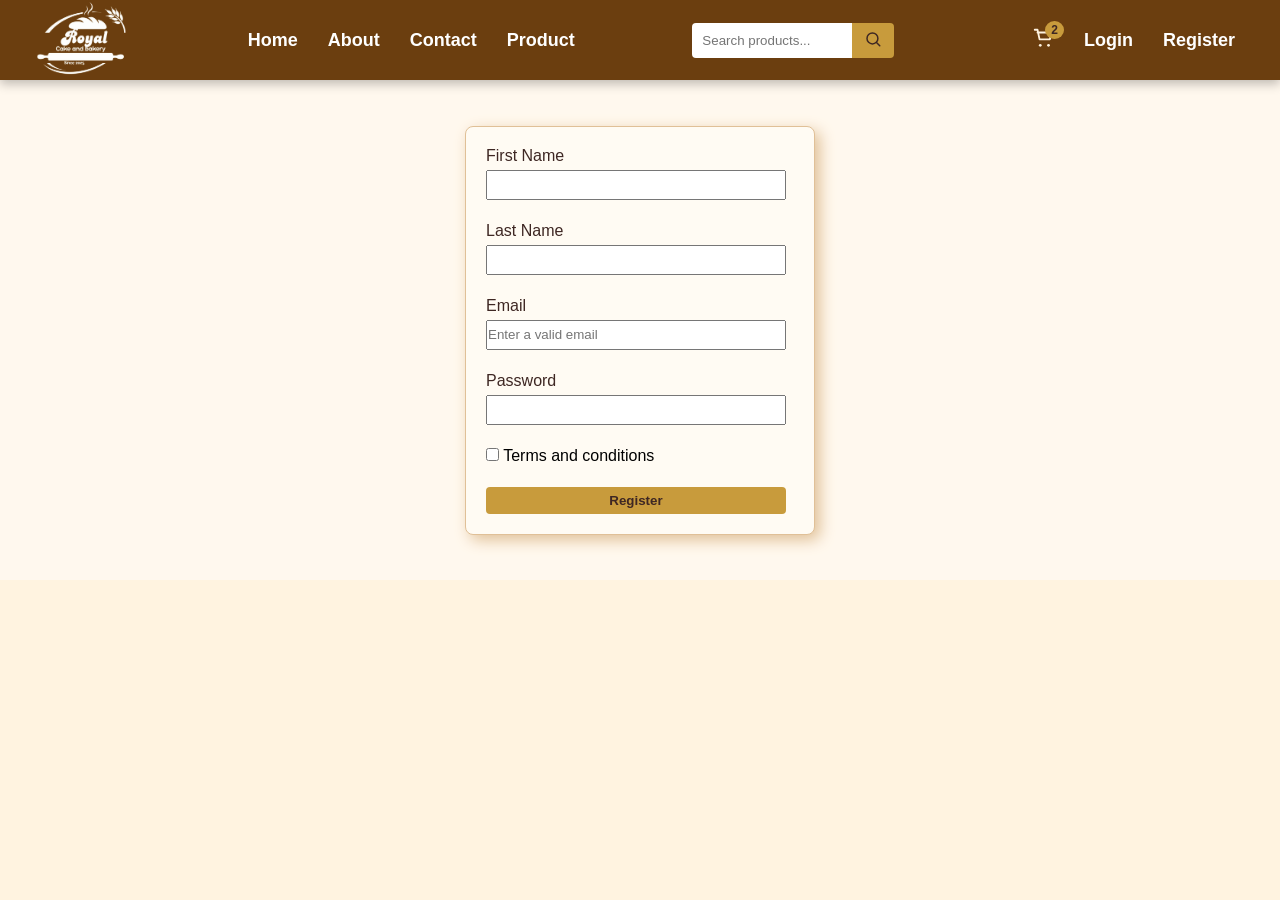
<file: register.html>
<!DOCTYPE html>
<html>
    <head>
        <title>Register Page</title>
        <link rel="shortcut icon" href="./images/" type="image/x-icon">
        <link rel="stylesheet" href="style.css">
    </head>
    <body>
        <div id="nav_bar">
            <div id="logo">
                <img src="./images/logo.png">
            </div>
            <div id="nav">
                <a href="index.html">Home</a>
                <a href="about.html">About</a>
                <a href="contact.html">Contact</a>
                <a href="product.html">Product</a>
            </div>
             <div class="nav-search">
        <input type="text" placeholder="Search products...">
        <button>
              <svg xmlns="http://www.w3.org/2000/svg" width="18" height="18" fill="none" viewBox="0 0 24 24">
        <path d="M21 21l-4.35-4.35m1.85-5.4a7.25 7.25 0 11-14.5 0 7.25 7.25 0 0114.5 0z"
              stroke="#3E2723"
              stroke-width="2"
              stroke-linecap="round"
              stroke-linejoin="round"/>
    </svg>
        </button>
    </div>
            <div id="login_register">
                 <a href="cart.html" class="cart-icon">
                     <svg xmlns="http://www.w3.org/2000/svg" width="22" height="22" fill="none" viewBox="0 0 24 24">
        <path d="M6 6h15l-1.5 7.5H8.25L6 3H3"
              stroke="#FFF3E0"
              stroke-width="2"
              stroke-linecap="round"
              stroke-linejoin="round"/>
        <circle cx="9" cy="20" r="1.5" fill="#FFF3E0"/>
        <circle cx="18" cy="20" r="1.5" fill="#FFF3E0"/>
    </svg>
            <span class="cart-count">2</span>
        </a>
                <a href="login.html">Login</a>
                <a href="register.html">Register</a>
            </div>
        </div>
         
        <div class ="container">
            <div id="register_form">
                <form action="process_register.php" method="post" onsubmit="return validateRegister()">
                    <div>
                        <label>First Name</label>
                        <input type="text" name="first_name"id="first_name">
                        <span id="firstNameError"></span>
                    </div>
                    <br>
                     <div>
                        <label>Last Name</label>
                        <input type="text" name="last_name"id="last_name">
                        <span id="lastNameError"></span>
                    </div>
                     <br>
                    <div>
                        <label>Email</label>
                        <input type="email" name="email"id="email" placeholder="Enter a valid email">
                        <span id="emailError"></span>
                    </div>
                     <br>
                    <div>
                        <label>Password</label>
                        <input type="password" name="password"id="password">
                        <span id="passwordError"></span>
                    </div>
                     <br>
                        <div>
                         <input type="checkbox"value="1" id="terms">
                        Terms and conditions
                        <span id="termsError"></span>
                        </div>
                         <br>
                        <div>
                            <input type="submit"value="Register"id="register_btn">
                        </div>
                </form>
            </div>
        </div>
    <script src="script.js"></script>
    </body>
</html>
</file>
<file: style.css>
* {
    margin: 0;
    padding: 0;
    box-sizing: border-box;
}

/*BODY*/
body {
    background-color: #FFF3E0; 
    font-family: Arial, sans-serif;
    padding-top: 80px;
}

/*NAVBAR*/
#nav_bar {
    position: fixed;
    top: 0;
    left: 0;
    height: 80px;
    width: 100%;
    background-color: #6B3E0F; 
    display: flex;
    align-items: center;
    justify-content: space-between;
    padding: 0 30px;
     box-shadow: 0 4px 10px rgba(0, 0, 0, 0.25);
    z-index: 9999
}

#logo img {
    height: 100px;
    width: 100px;
}

/*NAV SEARCH BAR*/
.nav-search {
    display: flex;
    align-items: center;
    margin-right: 20px;
}

.nav-search input {
    height: 35px;
    width: 160px;
    padding: 5px 10px;
    border: none;
    outline: none;
    border-radius: 4px 0 0 4px;
    
}

.nav-search button {
    height: 35px;
    padding: 0 12px;
    background-color: #C89B3C;
    color: #ffffff;
    border: none;
    cursor: pointer;
    font-weight: bold;
    border-radius: 0 4px 4px 0;
}

.nav-search button:hover {
    background-color: #B0892F;
}

/*CART ICON*/
.cart-icon {
    position: relative;
    font-size: 20px;
    margin-right: 10px;
}

.cart-count {
    position: absolute;
    top: -6px;
    right: -10px;
    background-color: #C89B3C;
    color: #3E2723;
    font-size: 12px;
    font-weight: bold;
    padding: 2px 6px;
    border-radius: 50%;
}

/*RESPONSIVE NAVBAR*/
@media screen and (max-width: 900px) {
    .nav-search {
        display: none;
    }
}


/*NAV LINKS*/
#nav,
#login_register {
    display: flex;
    align-items: center;
}

#nav a,
#login_register a {
    color: #ffffff; 
    text-decoration: none;
    margin: 0 15px;
    font-size: 18px;
    font-weight: bold;
}

#nav a:hover,
#login_register a:hover {
    color: #C89B3C; 
}

/*MAIN CONTAINER*/
.container {
    background-color: #FFF8EE; 
    width: 100%;
    min-height: 500px;
    display: flex;
    align-items: center;
    justify-content: center;
}

/* Hero-section */
.hero-section {
    height: 500px;
    background-image: linear-gradient(rgba(0, 0, 0, 0.6), rgba(0, 0, 0, 0.6)),
                      url("./images/bakeryheropart.jpg");
    background-size: cover;
    background-position: center;
    display: flex;
    align-items: center;
    justify-content: center;
    text-align: center;
}

.hero-content {
    /* background: rgba(0, 0, 0, 0.5); */
    padding: 30px;
    border-radius: 10px;
}

.hero-content h1 {
    color: #FFF3E0;
    font-size: 36px;
    margin-bottom: 10px;
}

.hero-content p {
    color: #FFD59A;
    font-size: 18px;
    margin-bottom: 20px;
}

.hero-btn {
    text-decoration: none;
    background-color: #C89B3C;
    color: #3E2723;
    padding: 10px 20px;
    border-radius: 5px;
    font-weight: bold;
}

.hero-btn:hover {
    background-color: #B0892F;
}

/* ABOUT US SECTION */
.aboutus,.about-us {
    padding: 60px 20px;
    text-align: center;
}

.aboutus h2, .about-us h2 {
    font-size: 2.5rem;
    margin-bottom: 40px;
    color: #6B3E0F; 
    font-family: 'Segoe UI', sans-serif;
}

.about-content {
    display: flex;
    align-items: center;
    justify-content: center;
    gap: 40px; 
    flex-wrap: wrap; 
    max-width: 1200px;
    margin: 0 auto;
}

.about-content img {
    height: 300px;
    width: 400px;
    max-width: 100%;
    border-radius: 15px;
    box-shadow: 0 8px 20px rgba(0,0,0,0.2);
    transition: transform 0.3s ease;
    border: 5px solid #E0C097;;
}
.about-us img {
    height: 400px;
    width: 600px;
    max-width: 100%;
    border-radius: 15px;
    box-shadow: 0 8px 20px rgba(0,0,0,0.2);
    transition: transform 0.3s ease;
    border: 1px solid #E0C097;
    margin-bottom: 5px;
}
#rectangle{
    height: 150px;
    width: 10pxS;
}

.about-content img:hover {
    transform: scale(1.05); 
}

.about-content p {
    margin-bottom: 15px;
    font-size: 1.2rem;
    line-height: 1.8;
    color: #5c3a21; 
    max-width: 600px;
    text-align: left;
}

.about-btn {
    padding: 10px 22px;
    background-color: #C89B3C;
    color: #3E2723;
    text-decoration: none;
    font-weight: bold;
    border-radius: 5px;
}

.about-btn:hover {
    background-color: #B0892F;
    transform: translateY(-2px);
}


/* Responsive adjustments for smaller screens */
@media screen and (max-width: 768px) {
    .about-content {
        flex-direction: column;
        text-align: center;
    }
    
    .about-content p {
        text-align: center;
    }
     .about-btn {
        padding: 10px 28px;
        font-size: 16px;
        margin-left: auto;
        margin-right: auto;
        display: block;
        width: fit-content;
    }
}
/*OFFERS*/
.offers-section {
    padding: 60px 20px;
    text-align: center;
}

.offers-header h2 {
    font-size: 2.8rem;
    color: #6B3E0F;
    margin-bottom: 10px;
}

.offers-header p {
    font-size: 1.2rem;
    color: #5c3a21;
    margin-bottom: 40px;
}

.offers-container {
    display: flex;
    justify-content: center;
    flex-wrap: wrap;
    gap: 30px;
}

.offer-card {
    background-color: #FFF8EE;
    padding: 30px 25px;
    border-radius: 20px;
    width: 280px;
    box-shadow: 0 8px 20px rgba(0,0,0,0.15);
    transition: transform 0.3s, box-shadow 0.3s;
    text-align: center;
}

.offer-card:hover {
    transform: translateY(-10px);
    box-shadow: 0 12px 25px rgba(0,0,0,0.2);
}

.offer-icon {
    font-size: 3rem;
    margin-bottom: 15px;
}

.offer-card h3 {
    font-size: 1.5rem;
    color: #6B3E0F;
    margin-bottom: 10px;
}

.offer-card p {
    font-size: 1rem;
    color: #5c3a21;
    margin-bottom: 20px;
}

.offer-btn {
    display: inline-block;
    padding: 10px 25px;
    background-color: #6B3E0F;
    color: #FFF3E0;
    border-radius: 10px;
    text-decoration: none;
    font-weight: bold;
    transition: background-color 0.3s;
}

.offer-btn:hover {
    background-color: #8C4E1A;
}

/*RESPONSIVE*/
@media screen and (max-width: 768px) {
    .offers-container {
        flex-direction: column;
        align-items: center;
    }
}


/*TESTIMONIALS*/
.testimonials {
    padding: 60px 20px;
    text-align: center;
    
}
.testimonials h2 { font-size: 2.5rem; color: #6B3E0F; margin-bottom: 30px; }
.testimonial-container {
    display: flex;
    flex-wrap: wrap;
    justify-content: center;
    gap: 20px;
}
.testimonial-card {
    background-color: #FFF8EE;
    padding: 25px 20px;
    border-radius: 12px;
    width: 300px;
    box-shadow: 3px 3px 10px #E0C097;
    display: flex;
    flex-direction: column;
    align-items: center;
}

.customer-info {
    display: flex;
    align-items: center;
    gap: 15px;
    margin-bottom: 15px;
}

.customer-info img {
    width: 50px;
    height: 50px;
    border-radius: 50%;
    object-fit: cover;
    border: 2px solid #6B3E0F;
}

.customer-info h4 {
    color: #3E2723;
    font-size: 1.1rem;
    margin: 0;
}

/*ABOUT EXTRA SECTIONS*/
.about-extra {
    padding: 60px 20px;
    text-align: center;
    background-color: #FFF8EE;
}

.about-extra h2 {
    color: #6B3E0F;
    font-size: 32px;
    margin-bottom: 20px;
}

.about-extra p {
    max-width: 800px;
    margin: auto;
    font-size: 1.1rem;
    line-height: 1.8;
    color: #5c3a21;
}

/*MISSION & VISION*/
.mission-vision {
    display: flex;
    gap: 30px;
    justify-content: center;
    padding: 60px 20px;
    background-color: #fff7f0;
    flex-wrap: wrap;
}

.mv-box {
    background-color: #FFF8EE;
    border: 1px solid #E0C097;
    padding: 30px;
    width: 350px;
    border-radius: 10px;
    box-shadow: 5px 5px 15px #E0C097;
}

.mv-box h3 {
    color: #6B3E0F;
    margin-bottom: 15px;
}

.mv-box p {
    color: #5c3a21;
    line-height: 1.7;
}

/*WHY CHOOSE US*/
.why-us {
    padding: 60px 20px;
    text-align: center;
    background-color: #FFF8EE;
}

.why-us h2 {
    color: #6B3E0F;
    font-size: 32px;
    margin-bottom: 30px;
}

.why-container {
    display: flex;
    flex-wrap: wrap;
    justify-content: center;
    gap: 20px;
}

.why-card {
    background-color: #FFF8EE;
    border: 1px solid #E0C097;
    padding: 15px 25px;
    border-radius: 30px;
    font-weight: bold;
    color: #3E2723;
    box-shadow: 3px 3px 10px #E0C097;
}

/*SPECIALTIES*/
.specialties {
    padding: 60px 20px;
    background-color: #fff7f0;
    text-align: center;
}

.specialties h2 {
    font-size: 2.5rem;
    margin-bottom: 40px;
    color: #6B3E0F;
    font-family: 'Segoe UI', sans-serif;
}

.specialties-container {
    display: flex;
    flex-wrap: wrap;
    justify-content: center;
    gap: 30px;
    max-width: 1200px;
    margin: 0 auto;
}

.specialty-card {
    background-color: #FFF8EE;
    border: 1px solid #E0C097;
    border-radius: 15px;
    padding: 25px 20px;
    width: 250px;
    box-shadow: 5px 5px 15px rgba(224,192,151,0.3);
    transition: transform 0.3s ease, box-shadow 0.3s ease;
    text-align: center;
}

.specialty-card h4 {
    font-size: 1.25rem;
    margin-bottom: 15px;
    color: #3E2723;
}

.specialty-card p {
    font-size: 1rem;
    line-height: 1.6;
    color: #5c3a21;
}

.specialty-card:hover {
    transform: translateY(-5px);
    box-shadow: 8px 8px 20px rgba(224,192,151,0.5);
}

/* Responsive adjustments */
@media screen and (max-width: 768px) {
    .specialties-container {
        flex-direction: column;
        align-items: center;
    }
    .specialty-card {
        width: 80%;
    }
    .mv-box {
        width: 100%;
    }
}




/*REGISTER / LOGIN FORM*/
#register_form {
    background-color: #fffbf3; 
    width: 350px;
    padding: 20px;
    border: 1px solid #b5b5b5;
    box-shadow: 5px 5px 15px #E0C097;
    border: 1px solid #E0C097;
    border-radius: 8px;
}

#form {
    background-color: #fffbf3; 
    width: 350px;
    padding: 20px;
    border: 1px solid #b5b5b5;
    box-shadow: 5px 5px 15px #E0C097;
    border: 1px solid #E0C097;
    border-radius: 8px;
}

label {
    display: block;
    width: 150px;
    margin-bottom: 5px;
    color: #3E2723;
    font-weight: lighter;
}

#password, #first_name, #last_name, #email{
    height:30px;
    width: 300px;
}

/*BUTTONS*/
#register_btn,
#login_btn{
    padding: 6px 10px;
    background-color: #C89B3C; 
    color: #3E2723; 
    border: none;
    border-radius: 4px;
    cursor: pointer;
    font-weight: bold;
    width: 300px;
}
.add_to_cart{
    padding: 6px 10px;
    background-color: #C89B3C; 
    color: #3E2723; 
    border: none;
    border-radius: 4px;
    cursor: pointer;
    font-weight: bold;
}

#register_btn:hover,
#login_btn:hover, #add_to_cart:hover {
    background-color: #B0892F;
}

#firstNameError, #lastNameError, #emailError, #passwordError, #termsError{
    font-size: 12px;
    color: red;
    display: block;
    margin-top: 4px;
}

/*PRODUCT SECTION*/
.content_title{
    padding-top: 10px;
     font-size: 32px;
    color: #3E2723;
    letter-spacing: 2px;
    text-align: center;
}
#product_p{
    color: #9c7a4f;
    margin-top: 10px;
    margin-bottom: 50px;
    text-align: center;
}
.product_container {
    width: 80%;
    margin: 0 auto;
    background-color: #FFF8EE;
    display: flex;
    flex-wrap: wrap;
    justify-content: center;
}

/* PRODUCT CARD*/
.product {
    position: relative;
    height: 300px;
    width: 200px;
    padding: 10px;
    display: inline-block;
    background-color: #FFF8EE;
    margin: 10px;
    border-radius: 10px;
    border: 1px solid #E0C097;
    text-align: center;
    box-shadow: 5px 5px 15px #E0C097;
    overflow: hidden;
}
.sale-badge {
    position: absolute;
    top: 15px;
    right: 15px;
    background-color: #E63946;
    color: #fff;
    font-size: 12px;
    padding: 4px 10px;
    border-radius: 4px;
    font-weight: bold;
}
.product:hover {
    background-color: #F5E6CC;
    transform: translateY(-5px);
    transition: 0.3s;
}

/*PRODUCT IMAGE*/
.product img {
    height: 150px;
    width: 150px;
    margin-top: 10px;
    border-radius: 10px;
    border: 1px solid #E0C097;
}

/*TEXT*/
.product h3,
.product p {
    color: #3E2723;
    margin-top: 5px;
}

/* Footer */

.footer {
    background-color: #6B3E0F;
    color: #FFF3E0;
    padding: 50px 0 20px;
    font-family: Arial, sans-serif;
}

.footer-container {
    width: 90%;
    margin: auto;
    display: flex;
    justify-content: space-between;
    flex-wrap: wrap;
}

/* Footer Columns */
.footer-box {
    flex: 1;
    min-width: 220px;
    margin: 15px;
}

/* Logo / Brand */
.footer-logo {
    font-size: 28px;
    font-weight: bold;
    color: #FFD59A; 
    margin-bottom: 10px;
}

.footer-box img{
     height: 200px;
    width: 200px;
}

.footer-box p {
    color: #FFE8C7;
    line-height: 1.6;
}

/* Headings */
.footer-box h3 {
    color: #fffffe;
    margin-bottom: 15px;
}

/* Links */
.footer-box ul {
    list-style: none;
    padding: 0;
}

.footer-box ul li {
    margin-bottom: 8px;
}

.footer-box ul li a {
    text-decoration: none;
    color: #FFF3E0;
    font-size: 15px;
}

.footer-box ul li a:hover {
    color: #C89B3C; /* Hover gold */
}

/* Newsletter */
.newsletter {
    display: flex;
    margin-top: 15px;
}

.newsletter input {
    padding: 10px;
    border: none;
    outline: none;
    flex: 1;
    border-radius: 4px 0 0 4px;
}

.newsletter button {
    background-color: #C89B3C;
    color: #3E2723;
    border: none;
    padding: 10px 15px;
    cursor: pointer;
    font-weight: bold;
    border-radius: 0 4px 4px 0;
}

.newsletter button:hover {
    background-color: #B0892F;
}

/* Footer Bottom */
.footer-bottom {
    text-align: center;
    border-top: 1px solid rgba(255,255,255,0.2);
    margin-top: 30px;
    padding-top: 15px;
    font-size: 14px;
    color: #FFE8C7;
}

/*RESPONSIVE FOOTER*/
@media screen and (max-width: 768px) {
    .footer-container {
        flex-direction: column;
        text-align: center;
    }

    .newsletter {
        justify-content: center;
    }
}
/*CONTACT PAGE*/
.contact-section {
    padding: 100px 20px 60px;
    text-align: center;
    background-color: #FFF8EE;
}

.contact-section h1 {
    font-size: 36px;
    color: #6B3E0F;
    margin-bottom: 10px;
}

.contact-section p {
    color: #5c3a21;
    margin-bottom: 30px;
}

.contact-form {
    max-width: 500px;
    margin: auto;
}

.contact-form input,
.contact-form textarea {
    width: 100%;
    padding: 12px;
    margin-bottom: 15px;
    border: 1px solid #C89B3C;
    border-radius: 4px;
}

.contact-form button {
    width: 100%;
    padding: 12px;
    background-color: #C89B3C;
    border: none;
    font-weight: bold;
    color: #3E2723;
    cursor: pointer;
}

.contact-form button:hover {
    background-color: #B0892F;
}

/*NEWSLETTER IMAGE SECTION*/
.newsletter-banner {
    background-image: linear-gradient(
        rgba(0,0,0,0.8),
        rgba(0,0,0,0.8)
    ), url("./images/newsletter.jpg");
    background-size: cover;
    background-position: center;
    padding: 80px 20px;
    margin-bottom: 50px;
}

.newsletter-overlay {
    text-align: center;
    color: #FFF3E0;
}

.newsletter-overlay h2 {
    font-size: 28px;
    letter-spacing: 2px;
}

.newsletter-overlay p {
    margin-top: 10px;
    font-size: 14px;
    letter-spacing: 1px;
}

.newsletter-overlay .line {
    display: block;
    width: 60px;
    height: 2px;
    background-color: #C89B3C;
    margin: 15px auto;
}

/* Newsletter form */
.newsletter-form {
    max-width: 600px;
    margin: 30px auto 0;
    display: flex;
    border-bottom: 1px solid #fff;
}

.newsletter-form input {
    flex: 1;
    background: transparent;
    border: none;
    outline: none;
    padding: 10px;
    color: #fff;
}

.newsletter-form input::placeholder {
    color: #ddd;
}

.newsletter-form button {
    background: transparent;
    border: none;
    color: #fff;
    font-weight: bold;
    cursor: pointer;
}

/*CART SECTION*/
.cart-section {
    padding: 60px 20px;
    background-color: #fff7f0;
    max-width: 1200px;
    margin: 0 auto;
}

.cart-section h2 {
    text-align: center;
    font-size: 2.5rem;
    color: #6B3E0F;
    margin-bottom: 40px;
}

.cart-container {
    display: flex;
    flex-direction: column;
    gap: 25px;
}

.cart-item {
    display: flex;
    background-color: #FFF8EE;
    padding: 20px;
    border-radius: 15px;
    box-shadow: 3px 3px 10px rgba(224,192,151,0.3);
    align-items: center;
    gap: 20px;
}

.cart-item img {
    width: 120px;
    height: 120px;
    border-radius: 12px;
    object-fit: cover;
}

.cart-item-details {
    flex: 1;
}

.cart-item-details h3 {
    font-size: 1.3rem;
    color: #3E2723;
    margin-bottom: 10px;
}

.cart-item-details p {
    font-size: 1rem;
    color: #5c3a21;
    margin-bottom: 10px;
}

.quantity-control {
    display: flex;
    align-items: center;
    gap: 10px;
    margin-bottom: 10px;
}

.quantity-control input {
    width: 50px;
    padding: 5px;
    border-radius: 5px;
    border: 1px solid #E0C097;
    text-align: center;
}

.qty-btn {
    padding: 5px 10px;
    background-color: #6B3E0F;
    color: #FFF3E0;
    border: none;
    border-radius: 5px;
    cursor: pointer;
}

.qty-btn:hover {
    background-color: #8C4E1A;
}

.remove-btn {
    padding: 6px 15px;
    background-color: #FF6B6B;
    color: #fff;
    border: none;
    border-radius: 5px;
    cursor: pointer;
    font-weight: bold;
}

.remove-btn:hover {
    background-color: #FF4C4C;
}

.cart-summary {
    margin-top: 40px;
    text-align: right;
    background-color: #FFF3E0;
    padding: 20px;
    border-radius: 15px;
    box-shadow: 3px 3px 10px rgba(224,192,151,0.3);
}

.cart-summary h3 {
    font-size: 1.8rem;
    color: #6B3E0F;
    margin-bottom: 15px;
}

.cart-summary p {
    font-size: 1.1rem;
    color: #3E2723;
    margin: 5px 0;
}

.checkout-btn {
    display: inline-block;
    margin-top: 15px;
    padding: 12px 25px;
    background-color: #6B3E0F;
    color: #FFF3E0;
    border-radius: 10px;
    text-decoration: none;
    font-weight: bold;
}

.checkout-btn:hover {
    background-color: #8C4E1A;
}

/* RESPONSIVE */
@media screen and (max-width: 768px) {
    .cart-item {
        flex-direction: column;
        align-items: flex-start;
    }

    .cart-summary {
        text-align: left;
    }
}

.category-title{
    text-align: center;
    margin-top: 30px;
}
</file>
